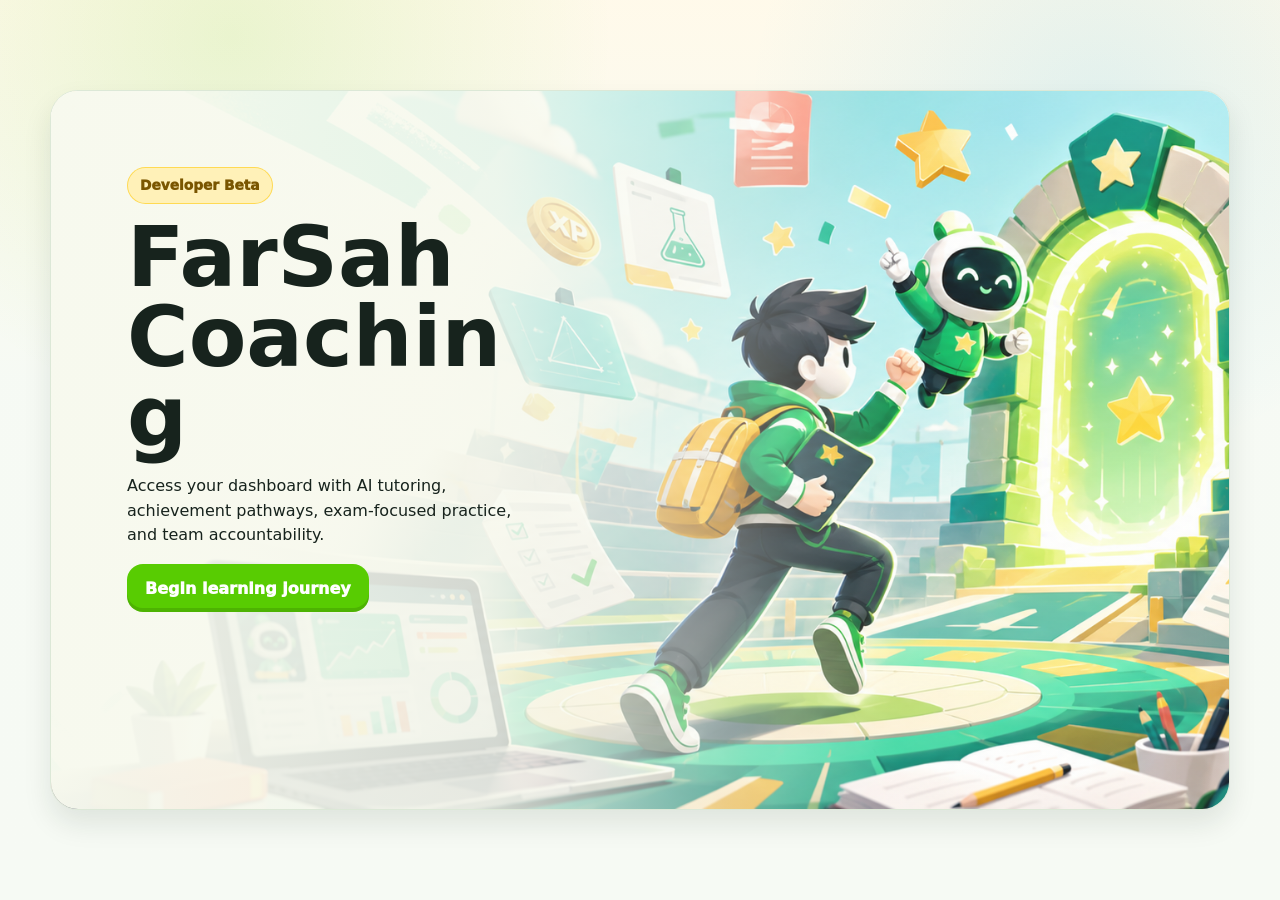
<file: index.html>
<!doctype html>
<html lang="en">
  <head>
    <meta charset="UTF-8" />
    <meta name="viewport" content="width=device-width, initial-scale=1.0" />
    <meta http-equiv="X-UA-Compatible" content="ie=edge" />
    <meta http-equiv="Content-Security-Policy" content="default-src 'self'; style-src 'self' 'unsafe-inline'; script-src 'self'; img-src 'self' data: https:; font-src 'self'; connect-src 'self'; frame-ancestors 'none'; base-uri 'self'; form-action 'self'" />
    <title>FarSah Coaching | Beta Platform</title>
    <meta name="description" content="FarSah Coaching is an academic learning platform offering AI tutoring, exam preparation, flashcards, and structured study support." />
    <meta name="theme-color" content="#58cc02" />
    <meta name="apple-mobile-web-app-capable" content="yes" />
    <meta name="apple-mobile-web-app-status-bar-style" content="white" />
    <meta name="apple-mobile-web-app-title" content="FarSah" />
    <link rel="canonical" href="https://far-sah-coaching.vercel.app/" />
    <link rel="manifest" href="manifest.json" />
    <link rel="icon" type="image/png" href="assets/farsah-study-hero.png" />
    <link rel="apple-touch-icon" href="assets/farsah-study-hero.png" />
    <link rel="stylesheet" href="styles.css" />
  </head>
  <body class="gate-body">
    <main class="gate-layout">
      <section class="gate-hero" aria-labelledby="home-title">
        <img src="assets/farsah-study-hero.png" alt="Visual study environment with academic flashcards and a module access gateway." />
        <div class="gate-copy">
          <p class="pill">Developer Beta</p>
          <h1 id="home-title">FarSah Coaching</h1>
          <p>Access your dashboard with AI tutoring, achievement pathways, exam-focused practice, and team accountability.</p>
          <a class="button primary" href="access.html">Begin learning journey</a>
        </div>
      </section>
    </main>
  </body>
</html>
</file>
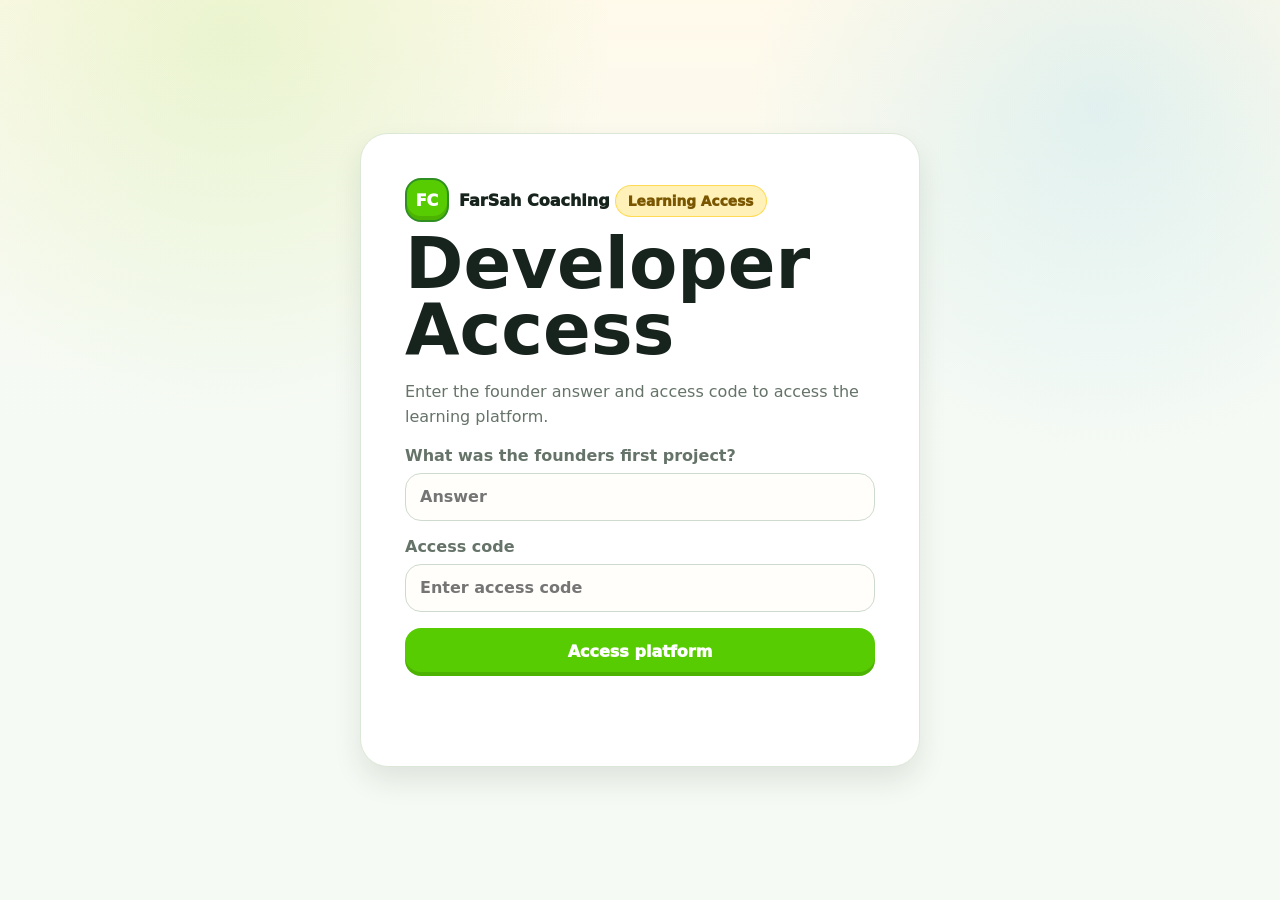
<file: access.html>
<!doctype html>
<html lang="en">
  <head>
    <meta charset="UTF-8" />
    <meta name="viewport" content="width=device-width, initial-scale=1.0" />
    <meta http-equiv="X-UA-Compatible" content="ie=edge" />
    <meta http-equiv="Content-Security-Policy" content="default-src 'self'; style-src 'self' 'unsafe-inline'; script-src 'self'; img-src 'self' data: https:; font-src 'self'; connect-src 'self'; frame-ancestors 'none'; base-uri 'self'; form-action 'self'" />
    <title>Developer Access | FarSah Coaching</title>
    <meta name="theme-color" content="#58cc02" />
    <meta name="apple-mobile-web-app-capable" content="yes" />
    <meta name="apple-mobile-web-app-status-bar-style" content="white" />
    <meta name="apple-mobile-web-app-title" content="FarSah" />
    <link rel="canonical" href="https://far-sah-coaching.vercel.app/access.html" />
    <link rel="manifest" href="manifest.json" />
    <link rel="icon" type="image/png" href="assets/farsah-study-hero.png" />
    <link rel="apple-touch-icon" href="assets/farsah-study-hero.png" />
    <link rel="stylesheet" href="styles.css" />
  </head>
  <body class="gate-body">
    <main class="access-card">
      <a class="brand" href="index.html"><span class="brand-mark">FC</span><span>FarSah Coaching</span></a>
      <div class="quest-badge">Learning Access</div>
      <h1>Developer Access</h1>
      <p class="muted">Enter the founder answer and access code to access the learning platform.</p>
      <form id="accessCodeForm" class="stacked-form">
        <label>
          What was the founders first project?
          <input name="answer" autocomplete="off" placeholder="Answer" required />
        </label>
        <label>
          Access code
          <input name="accessCode" autocomplete="off" placeholder="Enter access code" required />
        </label>
        <button class="button primary" type="submit">Access platform</button>
      </form>
      <p id="accessStatus" class="status-line" role="status"></p>
    </main>
    <script src="auth.js"></script>
  </body>
</html>
</file>
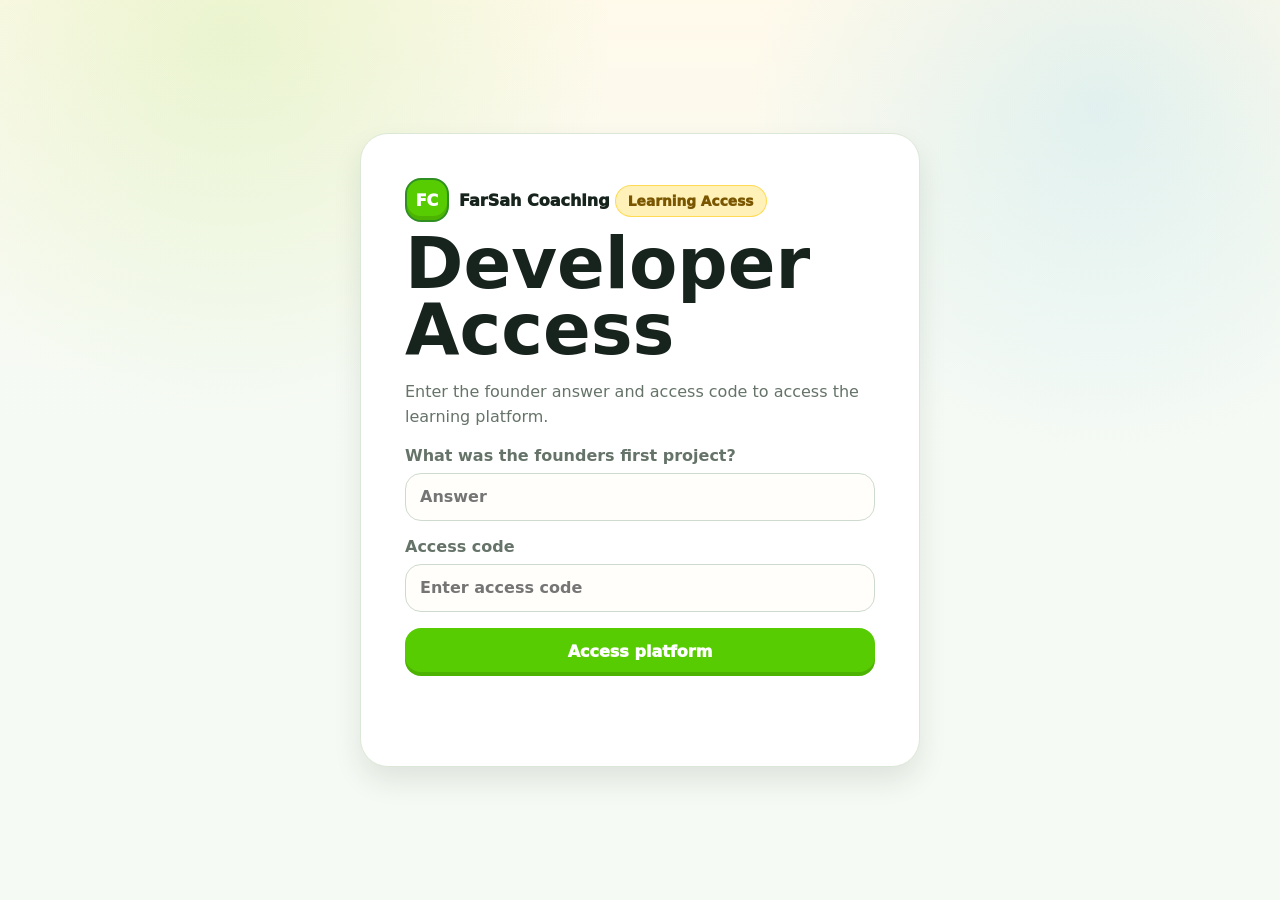
<file: ai-tutor.html>
<!doctype html>
<html lang="en">
  <head>
    <meta charset="UTF-8" />
    <meta name="viewport" content="width=device-width, initial-scale=1.0" />
    <meta http-equiv="X-UA-Compatible" content="ie=edge" />
    <meta http-equiv="Content-Security-Policy" content="default-src 'self'; style-src 'self' 'unsafe-inline'; script-src 'self'; img-src 'self' data: https:; font-src 'self'; connect-src 'self'; frame-ancestors 'none'; base-uri 'self'; form-action 'self'" />
    <title>AI Tutor | FarSah Coaching</title>
    <meta name="theme-color" content="#58cc02" />
    <meta name="apple-mobile-web-app-capable" content="yes" />
    <meta name="apple-mobile-web-app-status-bar-style" content="white" />
    <meta name="apple-mobile-web-app-title" content="FarSah" />
    <link rel="canonical" href="https://far-sah-coaching.vercel.app/ai-tutor.html" />
    <link rel="manifest" href="manifest.json" />
    <link rel="icon" type="image/png" href="assets/farsah-study-hero.png" />
    <link rel="apple-touch-icon" href="assets/farsah-study-hero.png" />
    <link rel="stylesheet" href="styles.css" />
  </head>
  <body>
    <header class="topbar">
      <a class="brand" href="dashboard.html"><span class="brand-mark">FC</span><span>FarSah Coaching</span></a>
      <nav class="nav"><a href="dashboard.html">Dashboard</a><a class="active" href="ai-tutor.html">AI Tutor</a><a href="exams.html">Exams</a><a href="guilds.html">Guilds</a><a href="features.html">Features</a><a href="chat.html">Chat</a><a href="subscription.html">Plans</a><a href="founders.html">Founders</a><a href="settings.html">Settings</a></nav>
      <button class="icon-button" id="signOutButton" type="button" title="Sign out">↪</button>
    </header>
    <main class="page-shell">
      <section class="page-title"><p class="pill">Coach Bot</p><h1>AI Tutor</h1><p>Create a clearer lesson, worked-example plan, and practice ladder from your own topic.</p></section>
      <section class="panel-card">
        <form class="tool-grid">
          <label>Weak topic<input id="topicInput" value="Projectile motion with calculus" /></label>
          <label>Level<select id="levelInput"><option>Year 12 exam-ready</option><option>Year 10 foundations</option><option>Extension challenge</option></select></label>
          <label>Learning style<select id="styleInput"><option>Step-by-step</option><option>Visual analogy</option><option>Exam technique</option><option>Fast recap</option></select></label>
          <label>Time available<select id="timeInput"><option>20 minutes</option><option>35 minutes</option><option>50 minutes</option><option>75 minutes</option></select></label>
          <button class="button primary" id="coachButton" type="button">Generate plan</button>
        </form>
        <div class="response-box" id="coachOutput">Pick a topic to create a coaching plan.</div>
      </section>
    </main>
    <script src="auth.js"></script>
    <script src="app.js"></script>
  </body>
</html>
</file>
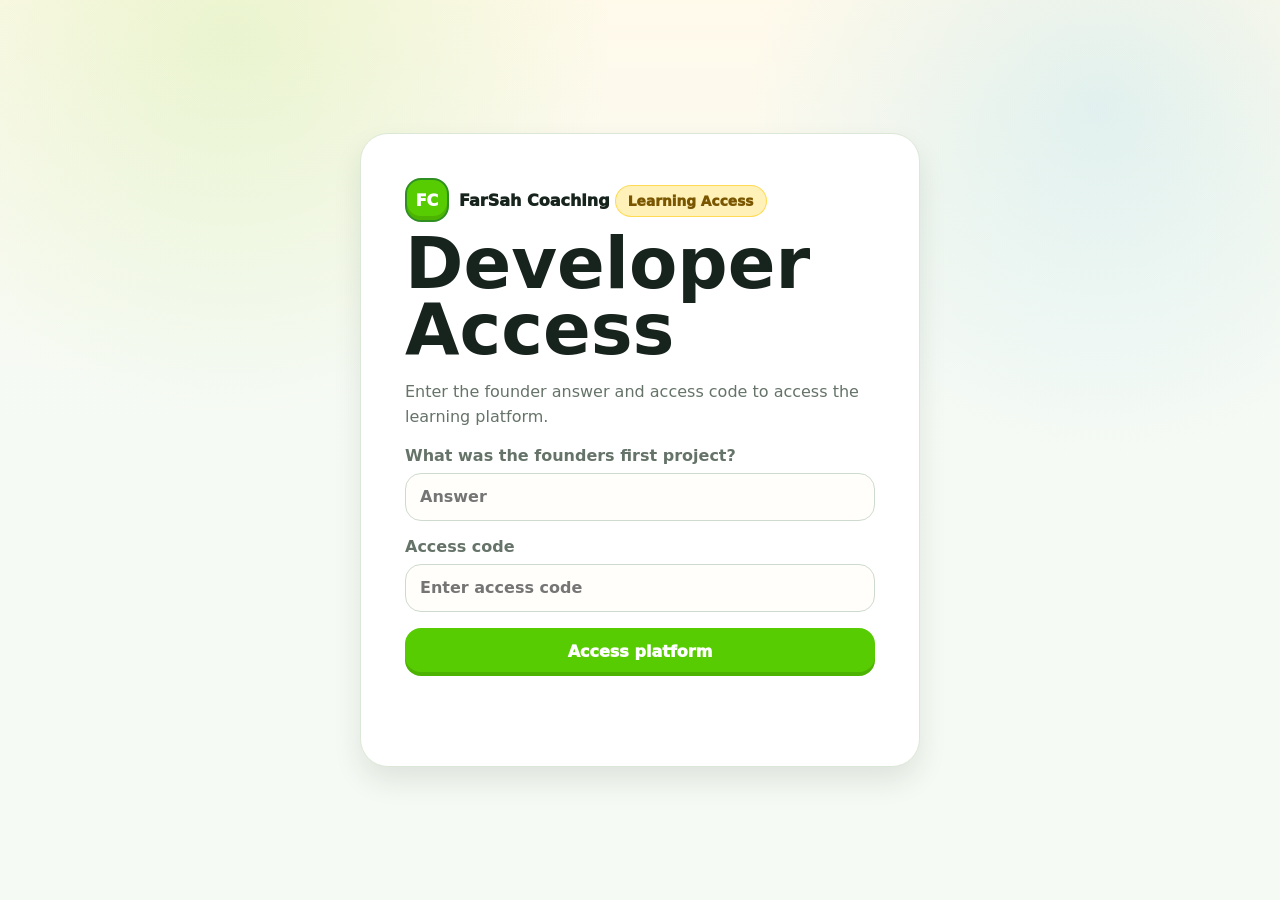
<file: chat.html>
<!doctype html>
<html lang="en">
  <head>
    <meta charset="UTF-8" />
    <meta name="viewport" content="width=device-width, initial-scale=1.0" />
    <meta http-equiv="X-UA-Compatible" content="ie=edge" />
    <meta http-equiv="Content-Security-Policy" content="default-src 'self'; style-src 'self' 'unsafe-inline'; script-src 'self'; img-src 'self' data: https:; font-src 'self'; connect-src 'self'; frame-ancestors 'none'; base-uri 'self'; form-action 'self'" />
    <title>Chat | FarSah Coaching</title>
    <meta name="theme-color" content="#58cc02" />
    <meta name="apple-mobile-web-app-capable" content="yes" />
    <meta name="apple-mobile-web-app-status-bar-style" content="white" />
    <meta name="apple-mobile-web-app-title" content="FarSah" />
    <link rel="canonical" href="https://far-sah-coaching.vercel.app/chat.html" />
    <link rel="manifest" href="manifest.json" />
    <link rel="icon" type="image/png" href="assets/farsah-study-hero.png" />
    <link rel="apple-touch-icon" href="assets/farsah-study-hero.png" />
    <link rel="stylesheet" href="styles.css" />
  </head>
  <body>
    <header class="topbar">
      <a class="brand" href="dashboard.html"><span class="brand-mark">FC</span><span>FarSah Coaching</span></a>
      <nav class="nav"><a href="dashboard.html">Dashboard</a><a href="ai-tutor.html">AI Tutor</a><a href="exams.html">Exams</a><a href="guilds.html">Guilds</a><a href="features.html">Features</a><a class="active" href="chat.html">Chat</a><a href="subscription.html">Plans</a><a href="founders.html">Founders</a><a href="settings.html">Settings</a></nav>
      <button class="icon-button" id="signOutButton" type="button" title="Sign out">↪</button>
    </header>
    <main class="page-shell">
      <section class="page-title"><p class="pill">Study Room</p><h1>Study Chat</h1><p>Test the chat experience locally while the platform is still running without an online chat service.</p></section>
      <section class="chat-layout">
        <article class="panel-card">
          <h2>Send Message</h2>
          <form class="stacked-form" id="chatForm">
            <label>Your name<input name="name" id="chatName" placeholder="Sahaan" /></label>
            <label>Message<textarea name="message" id="chatMessage" placeholder="Share an update, question, or study win."></textarea></label>
            <button class="button primary" type="submit">Post message</button>
            <button class="button secondary" id="clearChat" type="button">Clear local chat</button>
          </form>
        </article>
        <article class="panel-card">
          <h2>Room Feed</h2>
          <div class="chat-feed" id="chatFeed"></div>
        </article>
      </section>
    </main>
    <script src="auth.js"></script>
    <script src="app.js"></script>
  </body>
</html>
</file>
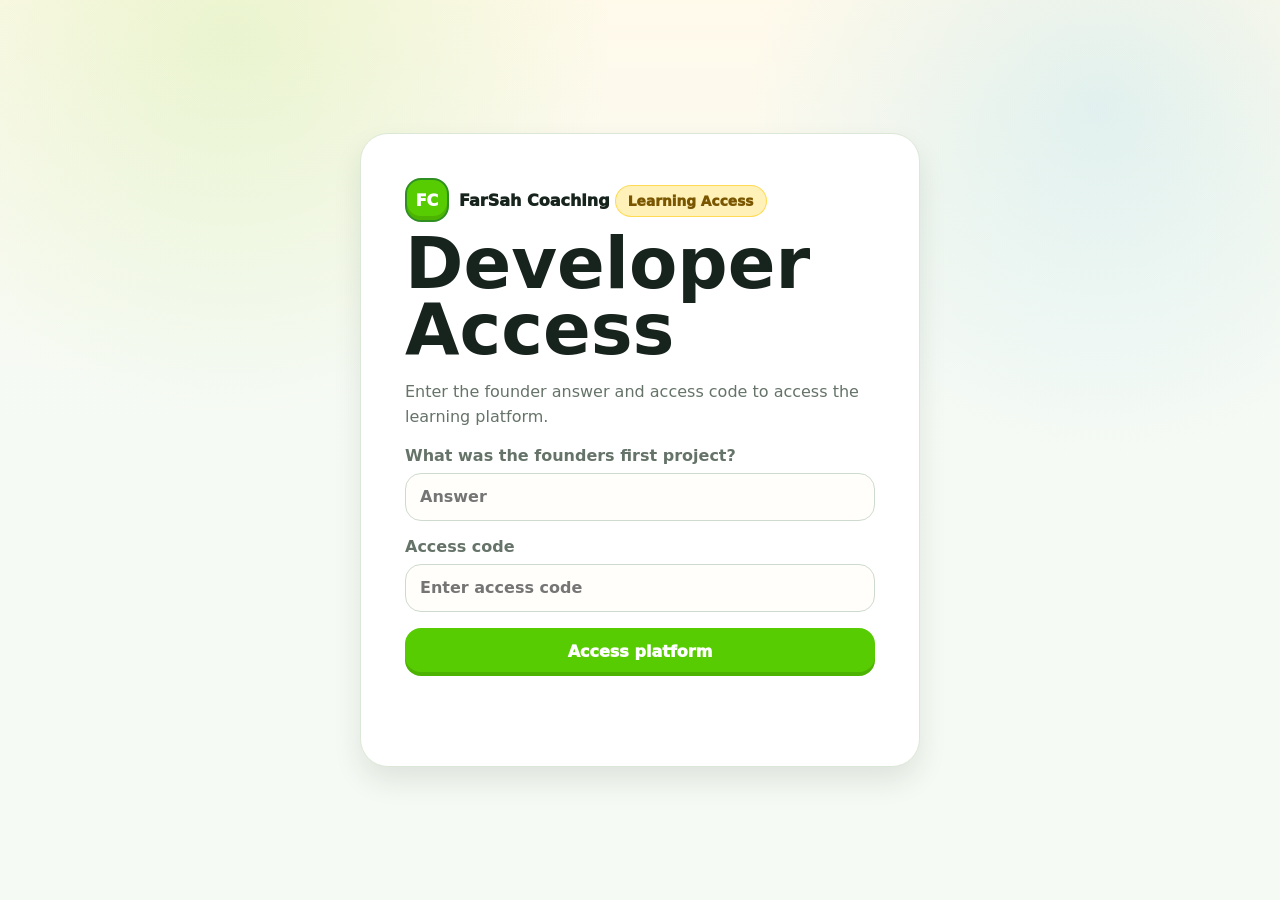
<file: dashboard.html>
<!doctype html>
<html lang="en">
  <head>
    <meta charset="UTF-8" />
    <meta name="viewport" content="width=device-width, initial-scale=1.0" />
    <meta http-equiv="X-UA-Compatible" content="ie=edge" />
    <meta http-equiv="Content-Security-Policy" content="default-src 'self'; style-src 'self' 'unsafe-inline'; script-src 'self'; img-src 'self' data: https:; font-src 'self'; connect-src 'self'; frame-ancestors 'none'; base-uri 'self'; form-action 'self'" />
    <title>Dashboard | FarSah Coaching</title>
    <meta name="theme-color" content="#58cc02" />
    <meta name="apple-mobile-web-app-capable" content="yes" />
    <meta name="apple-mobile-web-app-status-bar-style" content="white" />
    <meta name="apple-mobile-web-app-title" content="FarSah" />
    <link rel="canonical" href="https://far-sah-coaching.vercel.app/dashboard.html" />
    <link rel="manifest" href="manifest.json" />
    <link rel="icon" type="image/png" href="assets/farsah-study-hero.png" />
    <link rel="apple-touch-icon" href="assets/farsah-study-hero.png" />
    <link rel="stylesheet" href="styles.css" />
  </head>
  <body>
    <header class="topbar">
      <a class="brand" href="dashboard.html"><span class="brand-mark">FC</span><span>FarSah Coaching</span></a>
      <nav class="nav" aria-label="Primary navigation">
        <a class="active" href="dashboard.html">Dashboard</a>
        <a href="ai-tutor.html">AI Tutor</a>
        <a href="exams.html">Exams</a>
        <a href="guilds.html">Guilds</a>
        <a href="features.html">Features</a>
        <a href="chat.html">Chat</a>
        <a href="subscription.html">Plans</a>
        <a href="founders.html">Founders</a>
        <a href="settings.html">Settings</a>
      </nav>
      <button class="icon-button" id="signOutButton" type="button" title="Sign out">↪</button>
    </header>
    <main class="page-shell">
      <section class="page-hero compact">
        <div>
          <p class="pill">Main Hub</p>
          <h1>Welcome, <span data-profile="name">Student</span></h1>
          <p>Access coaching, practice, study groups, discussion, and personal academic tools from one clean workspace.</p>
        </div>
        <img src="assets/farsah-study-hero.png" alt="Visual study environment." />
      </section>
      <section class="hub-grid" aria-label="Main options">
        <a class="game-card hub-card" href="ai-tutor.html"><span>Personal coaching</span><strong>AI Tutor</strong><p>Build a better study explanation, drills, and checkpoints.</p><small>Open tutor</small></a>
        <a class="game-card hub-card aqua" href="exams.html"><span>Practice mode</span><strong>Exams</strong><p>Create a local past paper session from your subject and target.</p><small>Build paper</small></a>
        <a class="game-card hub-card coral" href="guilds.html"><span>Study groups</span><strong>Guilds</strong><p>Set a shared goal and roster for collaborative learning groups.</p><small>Manage group</small></a>
        <a class="game-card hub-card gold" href="features.html"><span>Study tools</span><strong>Features</strong><p>Use timer, flashcards, countdown, notes, and progress tracking.</p><small>Use tools</small></a>
        <a class="game-card hub-card purple" href="chat.html"><span>Study room</span><strong>Chat</strong><p>Post local test messages while the real chat backend is not connected.</p><small>Open chat</small></a>
        <a class="game-card hub-card" href="settings.html"><span>Personal setup</span><strong>Settings</strong><p>Add your own profile, goals, targets, and preferences.</p><small>Edit profile</small></a>
      </section>
      <section class="stats-grid">
        <article class="game-card"><span>Year Level</span><strong data-profile="yearLevel">Set</strong><p>Choose your grade in Settings.</p></article>
        <article class="game-card coral"><span>Main Subject</span><strong data-profile="subject">Set</strong><p>Your current study focus.</p></article>
        <article class="game-card gold"><span>Exam Goal</span><strong data-profile="examGoal">Set</strong><p>Your next practice target.</p></article>
        <article class="game-card aqua"><span>Study Mode</span><strong data-profile="studyMode">Set</strong><p>Solo, guild, sprint, or exam mode.</p></article>
      </section>
      <section class="stats-grid">
        <article class="metric-card"><span>Total minutes</span><strong id="dashboardMinutes">0</strong><p>Logged in this browser.</p></article>
        <article class="metric-card"><span>Saved cards</span><strong id="dashboardCards">0</strong><p>Ready for review.</p></article>
        <article class="metric-card"><span>Open quests</span><strong id="dashboardTasks">0</strong><p>Waiting in Study Lab.</p></article>
        <article class="metric-card"><span>Exam attempts</span><strong id="dashboardAttempts">0</strong><p>Local paper outlines saved.</p></article>
      </section>
      <section class="two-column">
        <article class="panel-card"><h2>Your Study Board</h2><ul id="questList"><li>Add your goals in Settings to build a personal study board.</li></ul></article>
        <article class="panel-card"><h2>Active Tools</h2><ul><li>Focus timer and progress bar</li><li>Flashcard forge with review mode</li><li>Exam countdown and paper builder</li><li>Notes vault with search and summary</li><li>Quest checklist and grade goal calculator</li></ul></article>
      </section>
    </main>
    <script src="auth.js"></script>
    <script src="app.js"></script>
  </body>
</html>
</file>
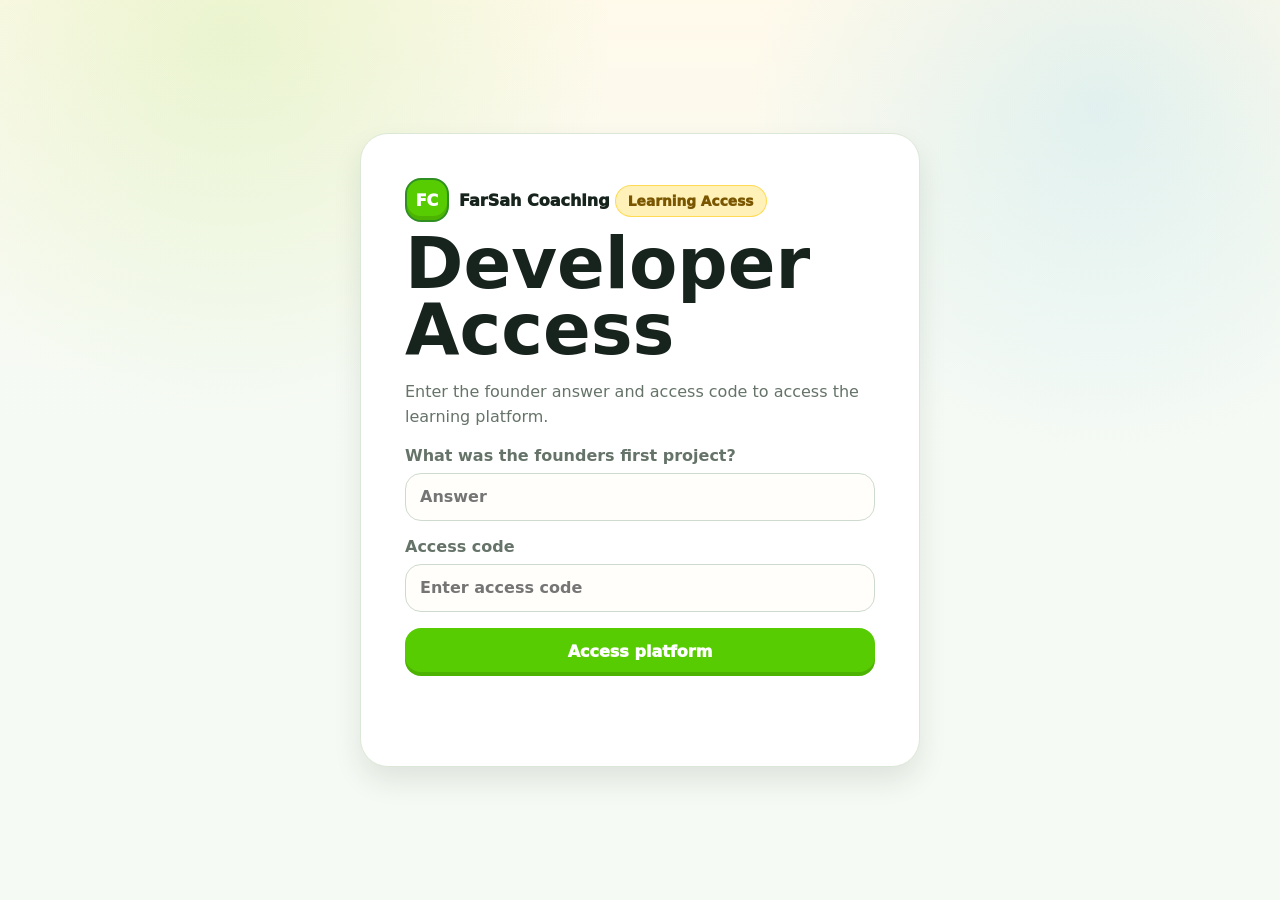
<file: exams.html>
<!doctype html>
<html lang="en">
  <head>
    <meta charset="UTF-8" />
    <meta name="viewport" content="width=device-width, initial-scale=1.0" />
    <meta http-equiv="X-UA-Compatible" content="ie=edge" />
    <meta http-equiv="Content-Security-Policy" content="default-src 'self'; style-src 'self' 'unsafe-inline'; script-src 'self'; img-src 'self' data: https:; font-src 'self'; connect-src 'self'; frame-ancestors 'none'; base-uri 'self'; form-action 'self'" />
    <title>Exam Practice | FarSah Coaching</title>
    <meta name="theme-color" content="#58cc02" />
    <meta name="apple-mobile-web-app-capable" content="yes" />
    <meta name="apple-mobile-web-app-status-bar-style" content="white" />
    <meta name="apple-mobile-web-app-title" content="FarSah" />
    <link rel="canonical" href="https://far-sah-coaching.vercel.app/exams.html" />
    <link rel="manifest" href="manifest.json" />
    <link rel="icon" type="image/png" href="assets/farsah-study-hero.png" />
    <link rel="apple-touch-icon" href="assets/farsah-study-hero.png" />
    <link rel="stylesheet" href="styles.css" />
  </head>
  <body>
    <header class="topbar">
      <a class="brand" href="dashboard.html"><span class="brand-mark">FC</span><span>FarSah Coaching</span></a>
      <nav class="nav"><a href="dashboard.html">Dashboard</a><a href="ai-tutor.html">AI Tutor</a><a class="active" href="exams.html">Exams</a><a href="guilds.html">Guilds</a><a href="features.html">Features</a><a href="chat.html">Chat</a><a href="subscription.html">Plans</a><a href="founders.html">Founders</a><a href="settings.html">Settings</a></nav>
      <button class="icon-button" id="signOutButton" type="button" title="Sign out">↪</button>
    </header>
    <main class="page-shell">
      <section class="page-hero compact">
        <div>
          <p class="pill">Past Paper Builder</p>
          <h1>Exam Practice</h1>
          <p>Design local practice sessions from your subject, difficulty, question count, and time limit.</p>
        </div>
        <div class="exam-visual" aria-hidden="true">
          <div class="paper-preview">
            <div class="paper-line short"></div>
            <div class="paper-line"></div>
            <div class="paper-line"></div>
            <div class="paper-line short"></div>
          </div>
          <strong>Timed paper preview</strong>
          <p class="muted">No broken image needed. The session builds from your choices below.</p>
        </div>
      </section>
      <section class="panel-card">
        <div class="tool-grid">
          <label>Exam system<select id="examSystem"><option>NSW HSC</option><option>SAT</option><option>ACT</option><option>AP Exams</option><option>GCSE</option><option>A-Level</option><option>IB Diploma</option></select></label>
          <label>Subject<select id="examSubject"><option>Mathematics Advanced</option><option>English Advanced</option><option>Chemistry</option><option>Physics</option><option>Economics</option></select></label>
          <label>Questions<input id="examQuestions" type="number" min="5" max="80" value="24" /></label>
          <label>Difficulty<select id="examDifficulty"><option>Mixed</option><option>Foundation</option><option>Standard</option><option>Challenge</option></select></label>
          <button class="button primary" id="generatePaper" type="button">Generate past paper</button>
        </div>
        <div class="exam-result" id="examOutput">Choose your setup and generate a practice paper outline.</div>
        <div class="button-row"><button class="button secondary" id="saveExamAttempt" type="button">Save attempt</button><button class="button secondary" id="clearExamAttempts" type="button">Clear attempts</button></div>
      </section>
      <section class="panel-card"><h2>Saved Attempts</h2><div id="examAttemptList" class="mini-list">No attempts saved.</div></section>
      <section class="stats-grid"><article class="game-card"><span>Mode</span><strong>Timed</strong><p>Build pressure without external tools.</p></article><article class="game-card coral"><span>Review</span><strong>Self</strong><p>Use rubrics and reflection prompts.</p></article><article class="game-card gold"><span>Archive</span><strong>Local</strong><p>Track attempts in your browser.</p></article></section>
    </main>
    <script src="auth.js"></script>
    <script src="app.js"></script>
  </body>
</html>
</file>
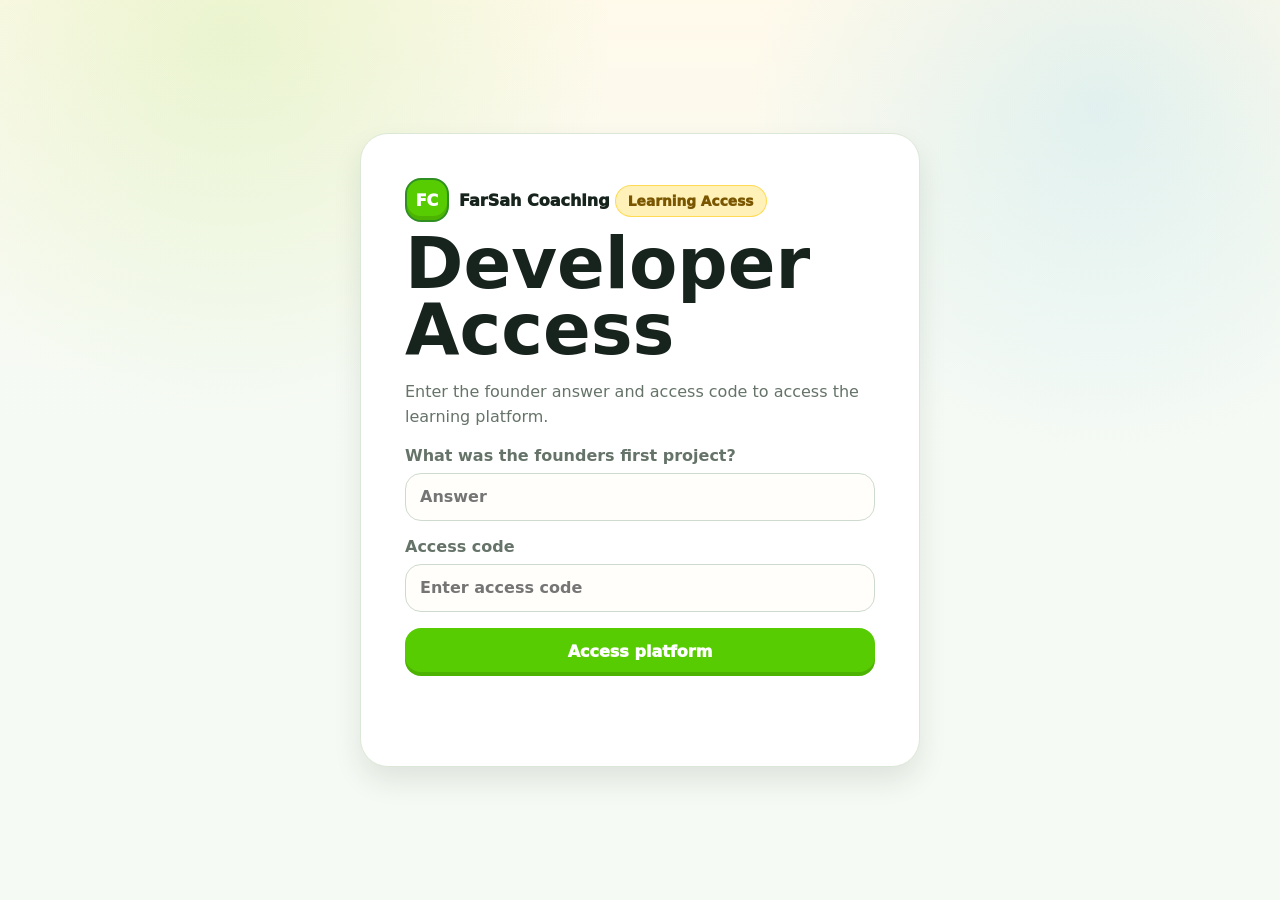
<file: features.html>
<!doctype html>
<html lang="en">
  <head>
    <meta charset="UTF-8" />
    <meta name="viewport" content="width=device-width, initial-scale=1.0" />
    <meta http-equiv="X-UA-Compatible" content="ie=edge" />
    <meta http-equiv="Content-Security-Policy" content="default-src 'self'; style-src 'self' 'unsafe-inline'; script-src 'self'; img-src 'self' data: https:; font-src 'self'; connect-src 'self'; frame-ancestors 'none'; base-uri 'self'; form-action 'self'" />
    <title>Big Features | FarSah Coaching</title>
    <meta name="theme-color" content="#58cc02" />
    <meta name="apple-mobile-web-app-capable" content="yes" />
    <meta name="apple-mobile-web-app-status-bar-style" content="white" />
    <meta name="apple-mobile-web-app-title" content="FarSah" />
    <link rel="canonical" href="https://far-sah-coaching.vercel.app/features.html" />
    <link rel="manifest" href="manifest.json" />
    <link rel="icon" type="image/png" href="assets/farsah-study-hero.png" />
    <link rel="apple-touch-icon" href="assets/farsah-study-hero.png" />
    <link rel="stylesheet" href="styles.css" />
  </head>
  <body>
    <header class="topbar">
      <a class="brand" href="dashboard.html"><span class="brand-mark">FC</span><span>FarSah Coaching</span></a>
      <nav class="nav"><a href="dashboard.html">Dashboard</a><a href="ai-tutor.html">AI Tutor</a><a href="exams.html">Exams</a><a href="guilds.html">Guilds</a><a class="active" href="features.html">Features</a><a href="chat.html">Chat</a><a href="subscription.html">Plans</a><a href="founders.html">Founders</a><a href="settings.html">Settings</a></nav>
      <button class="icon-button" id="signOutButton" type="button" title="Sign out">↪</button>
    </header>
    <main class="page-shell">
      <section class="page-title"><p class="pill">Study Lab</p><h1>Big Features</h1><p>Fast local tools for planning, practicing, reviewing, and tracking your study sessions.</p></section>
      <section class="feature-grid">
        <article class="panel-card feature-card">
          <h2>Focus Timer</h2>
          <p>Run sprints with your own length, pause cleanly, and log finished minutes.</p>
          <label>Minutes<input id="timerMinutes" type="number" min="1" max="180" value="25" /></label>
          <div class="timer-display" id="timerDisplay">25:00</div>
          <div class="button-row"><button class="button primary" id="timerButton" type="button">Start timer</button><button class="button secondary" id="timerReset" type="button">Reset</button></div>
          <p id="timerStatus" class="status-line"></p>
        </article>
        <article class="panel-card feature-card">
          <h2>Flashcard Forge</h2>
          <p>Create cards, then review them one at a time without leaving the page.</p>
          <label>Question<input id="flashQuestion" placeholder="Question" /></label>
          <label>Answer<input id="flashAnswer" placeholder="Answer" /></label>
          <button class="button primary" id="saveFlashcard" type="button">Save card</button>
          <div class="review-box" id="flashReview">Save a card to start review mode.</div>
          <div class="button-row"><button class="button secondary" id="showFlashAnswer" type="button">Show answer</button><button class="button secondary" id="nextFlashcard" type="button">Next</button></div>
        </article>
        <article class="panel-card feature-card">
          <h2>Quest Checklist</h2>
          <p>Break today into small wins and tick them off as you go.</p>
          <label>New quest<input id="taskInput" placeholder="Finish 12 calculus questions" /></label>
          <button class="button primary" id="addTask" type="button">Add quest</button>
          <div class="mini-list" id="taskList"></div>
          <button class="button secondary" id="clearDoneTasks" type="button">Clear done</button>
        </article>
        <article class="panel-card feature-card">
          <h2>Exam Countdown</h2>
          <p>Set a date and keep the next big milestone visible.</p>
          <label>Exam date<input id="examDate" type="date" /></label>
          <button class="button primary" id="saveExamDate" type="button">Save date</button>
          <p id="countdownOutput" class="status-line"></p>
        </article>
        <article class="panel-card feature-card">
          <h2>Notes Vault</h2>
          <p>Store notes, search them, and generate a quick local summary.</p>
          <label>Search notes<input id="noteSearch" placeholder="Keyword" /></label>
          <textarea id="notesVault" placeholder="Write study notes here"></textarea>
          <div class="button-row"><button class="button primary" id="saveNotes" type="button">Save notes</button><button class="button secondary" id="summarizeNotes" type="button">Summarize</button></div>
          <div class="response-box" id="noteSummary">Your summary will appear here.</div>
        </article>
        <article class="panel-card feature-card">
          <h2>Progress Tracker</h2>
          <p>Log sessions, set a daily target, and watch the progress bar fill.</p>
          <label>Minutes studied<input id="studyMinutes" type="number" min="1" placeholder="45" /></label>
          <label>Daily target<input id="dailyGoalMinutes" type="number" min="1" placeholder="90" /></label>
          <button class="button primary" id="addStudySession" type="button">Add session</button>
          <div class="progress-track"><span id="progressBar"></span></div>
          <p id="progressOutput" class="status-line"></p>
        </article>
        <article class="panel-card feature-card">
          <h2>Grade Goal</h2>
          <p>Estimate the final-exam mark needed to hit your target.</p>
          <label>Current mark<input id="currentMark" type="number" min="0" max="100" placeholder="78" /></label>
          <label>Target mark<input id="targetMark" type="number" min="0" max="100" placeholder="90" /></label>
          <label>Final weight %<input id="finalWeight" type="number" min="1" max="100" placeholder="40" /></label>
          <button class="button primary" id="calculateGrade" type="button">Calculate</button>
          <p id="gradeOutput" class="status-line"></p>
        </article>
        <article class="panel-card feature-card">
          <h2>Study Mix</h2>
          <p>Turn a topic and time limit into a balanced study recipe.</p>
          <label>Topic<input id="mixTopic" placeholder="Organic chemistry" /></label>
          <label>Session length<select id="mixLength"><option>30 minutes</option><option>45 minutes</option><option>60 minutes</option><option>90 minutes</option></select></label>
          <button class="button primary" id="generateMix" type="button">Generate mix</button>
          <div class="response-box" id="mixOutput">Generate a study mix when you are ready.</div>
        </article>
      </section>
      <section class="two-column">
        <article class="panel-card"><h2>Saved Flashcards</h2><div id="flashcardList" class="mini-list">No cards yet.</div></article>
        <article class="panel-card"><h2>Study Snapshot</h2><div class="mini-list" id="studySnapshot"></div></article>
      </section>
    </main>
    <script src="auth.js"></script>
    <script src="app.js"></script>
  </body>
</html>
</file>
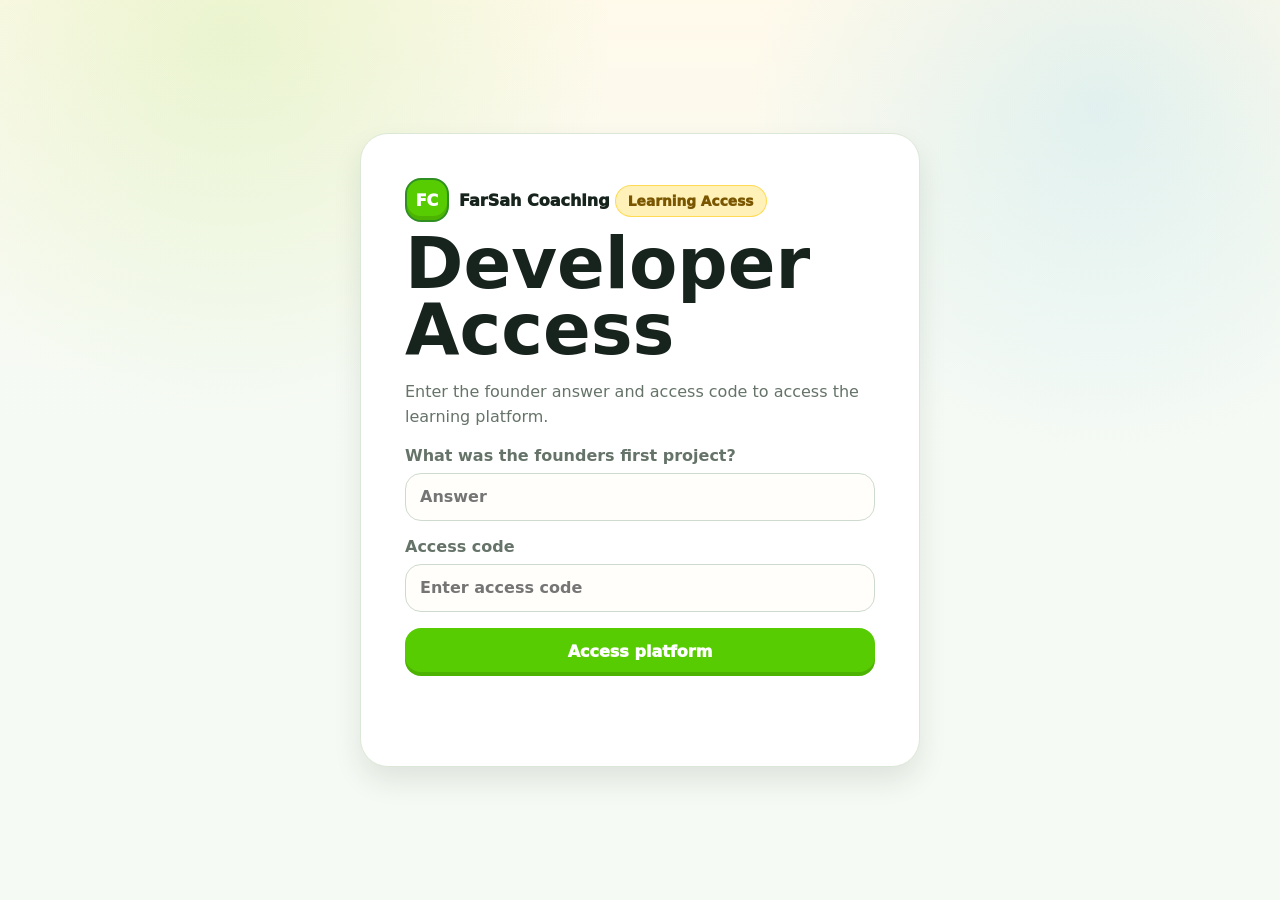
<file: founders.html>
<!doctype html>
<html lang="en">
  <head>
    <meta charset="UTF-8" />
    <meta name="viewport" content="width=device-width, initial-scale=1.0" />
    <meta http-equiv="X-UA-Compatible" content="ie=edge" />
    <meta http-equiv="Content-Security-Policy" content="default-src 'self'; style-src 'self' 'unsafe-inline'; script-src 'self'; img-src 'self' data: https:; font-src 'self'; connect-src 'self'; frame-ancestors 'none'; base-uri 'self'; form-action 'self'" />
    <title>Founders | FarSah Coaching</title>
    <meta name="theme-color" content="#58cc02" />
    <meta name="apple-mobile-web-app-capable" content="yes" />
    <meta name="apple-mobile-web-app-status-bar-style" content="white" />
    <meta name="apple-mobile-web-app-title" content="FarSah" />
    <link rel="canonical" href="https://far-sah-coaching.vercel.app/founders.html" />
    <link rel="manifest" href="manifest.json" />
    <link rel="icon" type="image/png" href="assets/farsah-study-hero.png" />
    <link rel="apple-touch-icon" href="assets/farsah-study-hero.png" />
    <link rel="stylesheet" href="styles.css" />
  </head>
  <body>
    <header class="topbar">
      <a class="brand" href="dashboard.html"><span class="brand-mark">FC</span><span>FarSah Coaching</span></a>
      <nav class="nav"><a href="dashboard.html">Dashboard</a><a href="ai-tutor.html">AI Tutor</a><a href="exams.html">Exams</a><a href="guilds.html">Guilds</a><a href="features.html">Features</a><a href="chat.html">Chat</a><a href="subscription.html">Plans</a><a class="active" href="founders.html">Founders</a><a href="settings.html">Settings</a></nav>
      <button class="icon-button" id="signOutButton" type="button" title="Sign out">↪</button>
    </header>
    <main class="page-shell">
      <section class="page-title"><p class="pill">Origin Team</p><h1>Founders</h1><p>Founder profiles are intentionally clean during beta. Add full bios, photos, and roles when you are ready.</p></section>
      <section class="two-column">
        <article class="panel-card founder-card"><div class="avatar-token">FZ</div><h2>Farris Zaman</h2><p>Add founder role, background, mission, and contact links before public launch.</p></article>
        <article class="panel-card founder-card"><div class="avatar-token">SK</div><h2>Sahaan Kesavan</h2><p>Add founder role, background, mission, and contact links before public launch.</p></article>
      </section>
      <section class="panel-card"><h2>Founder Story Draft</h2><p>FarSah Coaching is being built as a competitive, playful study platform for students who want exam preparation to feel structured, motivating, and personal.</p></section>
    </main>
    <script src="auth.js"></script>
  </body>
</html>
</file>
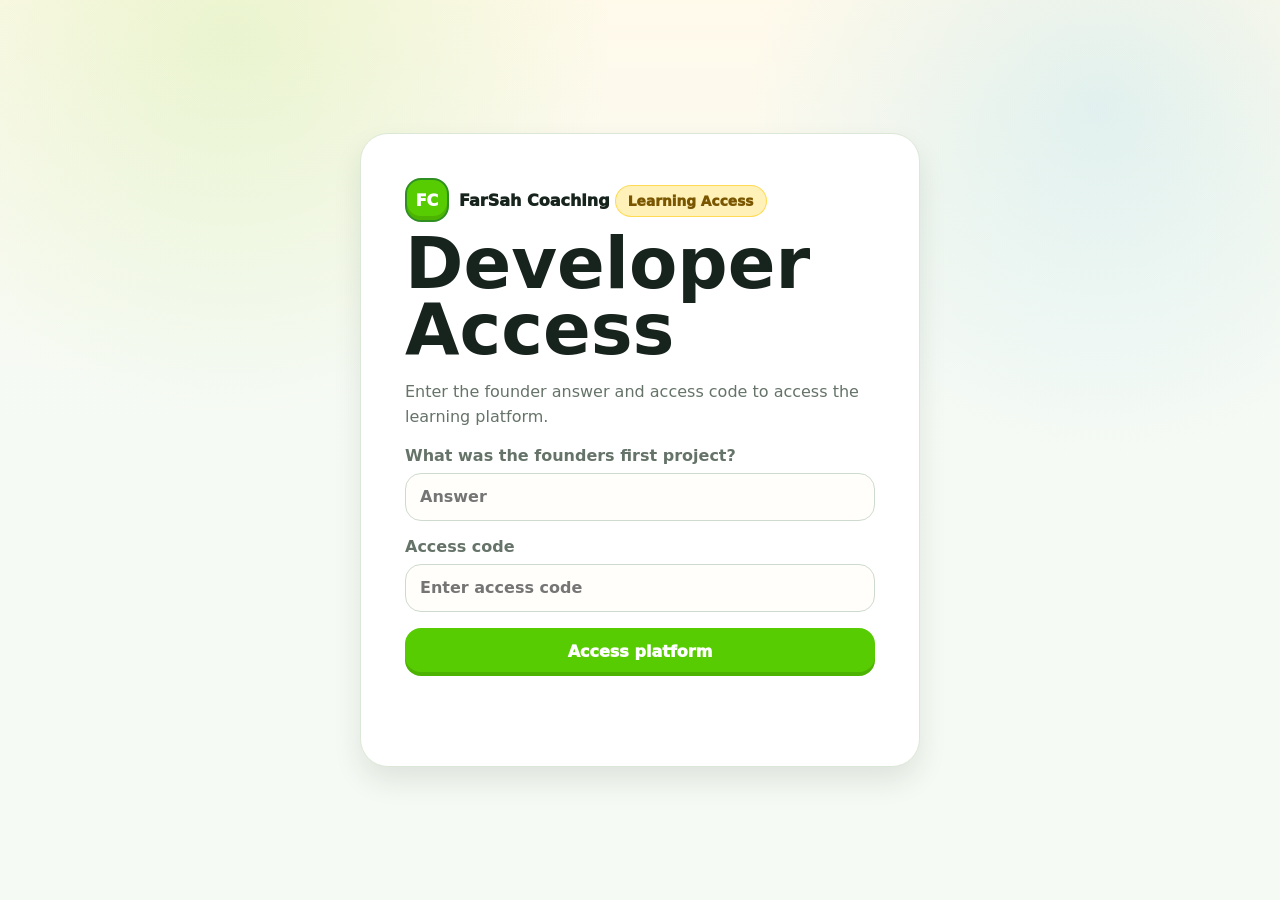
<file: guilds.html>
<!doctype html>
<html lang="en">
  <head>
    <meta charset="UTF-8" />
    <meta name="viewport" content="width=device-width, initial-scale=1.0" />
    <meta http-equiv="X-UA-Compatible" content="ie=edge" />
    <meta http-equiv="Content-Security-Policy" content="default-src 'self'; style-src 'self' 'unsafe-inline'; script-src 'self'; img-src 'self' data: https:; font-src 'self'; connect-src 'self'; frame-ancestors 'none'; base-uri 'self'; form-action 'self'" />
    <title>Guilds | FarSah Coaching</title>
    <meta name="theme-color" content="#58cc02" />
    <meta name="apple-mobile-web-app-capable" content="yes" />
    <meta name="apple-mobile-web-app-status-bar-style" content="white" />
    <meta name="apple-mobile-web-app-title" content="FarSah" />
    <link rel="canonical" href="https://far-sah-coaching.vercel.app/guilds.html" />
    <link rel="manifest" href="manifest.json" />
    <link rel="icon" type="image/png" href="assets/farsah-study-hero.png" />
    <link rel="apple-touch-icon" href="assets/farsah-study-hero.png" />
    <link rel="stylesheet" href="styles.css" />
  </head>
  <body>
    <header class="topbar">
      <a class="brand" href="dashboard.html"><span class="brand-mark">FC</span><span>FarSah Coaching</span></a>
      <nav class="nav"><a href="dashboard.html">Dashboard</a><a href="ai-tutor.html">AI Tutor</a><a href="exams.html">Exams</a><a class="active" href="guilds.html">Guilds</a><a href="features.html">Features</a><a href="chat.html">Chat</a><a href="subscription.html">Plans</a><a href="founders.html">Founders</a><a href="settings.html">Settings</a></nav>
      <button class="icon-button" id="signOutButton" type="button" title="Sign out">↪</button>
    </header>
    <main class="page-shell">
      <section class="page-title"><p class="pill">Study Groups</p><h1>Study Guilds</h1><p>Create your own local study group roster, challenge name, and shared target.</p></section>
      <section class="panel-card">
        <h2>Guild Builder</h2>
        <form class="tool-grid" id="guildForm">
          <label>Guild name<input name="guildName" placeholder="Example: HSC Sprint Squad" /></label>
          <label>Challenge target<input name="guildGoal" placeholder="Example: 8 study sessions this week" /></label>
          <label>Members<input name="guildMembers" placeholder="Names separated by commas" /></label>
          <button class="button primary" type="submit">Save guild</button>
        </form>
      </section>
      <section class="leaderboard panel-card"><h2>Your Guild</h2><div><strong>★</strong><span id="guildNameOutput">No guild yet</span><em id="guildGoalOutput">Add one above</em></div><p id="guildMembersOutput" class="muted">Members will appear here.</p></section>
    </main>
    <script src="auth.js"></script>
    <script src="app.js"></script>
  </body>
</html>
</file>
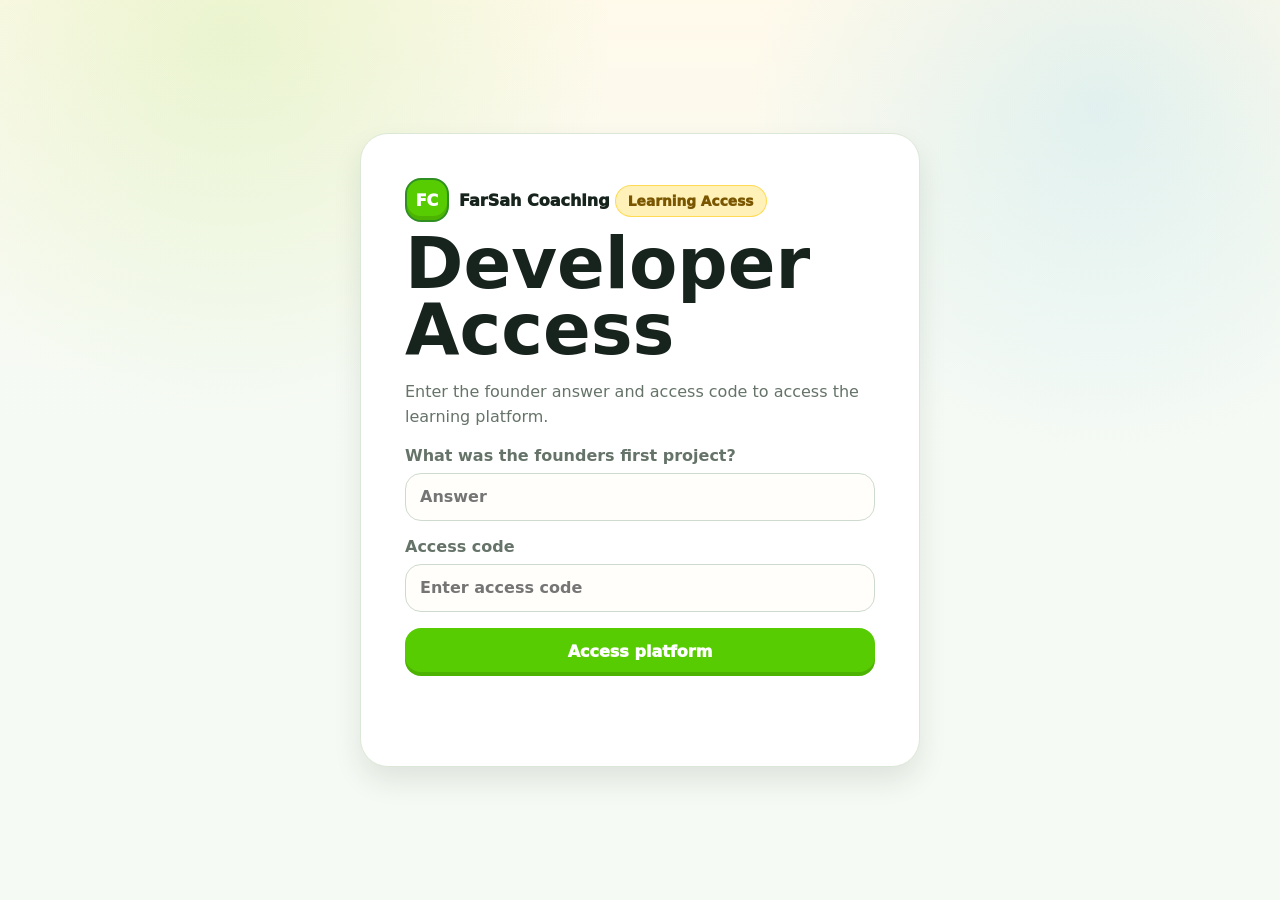
<file: settings.html>
<!doctype html>
<html lang="en">
  <head>
    <meta charset="UTF-8" />
    <meta name="viewport" content="width=device-width, initial-scale=1.0" />
    <meta http-equiv="X-UA-Compatible" content="ie=edge" />
    <meta http-equiv="Content-Security-Policy" content="default-src 'self'; style-src 'self' 'unsafe-inline'; script-src 'self'; img-src 'self' data: https:; font-src 'self'; connect-src 'self'; frame-ancestors 'none'; base-uri 'self'; form-action 'self'" />
    <title>Settings | FarSah Coaching</title>
    <meta name="theme-color" content="#58cc02" />
    <meta name="apple-mobile-web-app-capable" content="yes" />
    <meta name="apple-mobile-web-app-status-bar-style" content="white" />
    <meta name="apple-mobile-web-app-title" content="FarSah" />
    <link rel="canonical" href="https://far-sah-coaching.vercel.app/settings.html" />
    <link rel="manifest" href="manifest.json" />
    <link rel="icon" type="image/png" href="assets/farsah-study-hero.png" />
    <link rel="apple-touch-icon" href="assets/farsah-study-hero.png" />
    <link rel="stylesheet" href="styles.css" />
  </head>
  <body>
    <header class="topbar">
      <a class="brand" href="dashboard.html"><span class="brand-mark">FC</span><span>FarSah Coaching</span></a>
      <nav class="nav"><a href="dashboard.html">Dashboard</a><a href="ai-tutor.html">AI Tutor</a><a href="exams.html">Exams</a><a href="guilds.html">Guilds</a><a href="features.html">Features</a><a href="chat.html">Chat</a><a href="subscription.html">Plans</a><a href="founders.html">Founders</a><a class="active" href="settings.html">Settings</a></nav>
      <button class="icon-button" id="signOutButton" type="button" title="Sign out">↪</button>
    </header>
    <main class="page-shell">
      <section class="page-title"><p class="pill">Control Room</p><h1>Settings</h1><p>Add your own profile, subjects, goals, and preferences. Everything stays in this browser.</p></section>
      <section class="panel-card">
        <h2>Your Study Profile</h2>
        <form class="profile-grid" id="profileForm">
          <label>Name<input name="name" placeholder="Your name" /></label>
          <label>Year level<input name="yearLevel" placeholder="Year 11, Year 12, GCSE, IB..." /></label>
          <label>Main subject<input name="subject" placeholder="Your main focus" /></label>
          <label>Exam goal<input name="examGoal" placeholder="Your next exam or goal" /></label>
          <label>Study mode<select name="studyMode"><option>Solo</option><option>Guild</option><option>Sprint</option><option>Exam</option></select></label>
          <label>Daily study target<input name="dailyTarget" placeholder="Example: 90 minutes" /></label>
          <label class="full-width">Learning goals<textarea name="quests" placeholder="One goal per line"></textarea></label>
          <button class="button primary" type="submit">Save profile</button>
        </form>
        <p id="profileStatus" class="status-line" role="status"></p>
      </section>
      <section class="settings-grid">
        <label><input type="checkbox" checked /> Show academic interface</label>
        <label><input type="checkbox" checked /> Save progress locally</label>
        <label><input type="checkbox" /> Private beta display mode</label>
        <label><input type="checkbox" checked /> Show subscription preview</label>
      </section>
    </main>
    <script src="auth.js"></script>
    <script src="app.js"></script>
  </body>
</html>
</file>
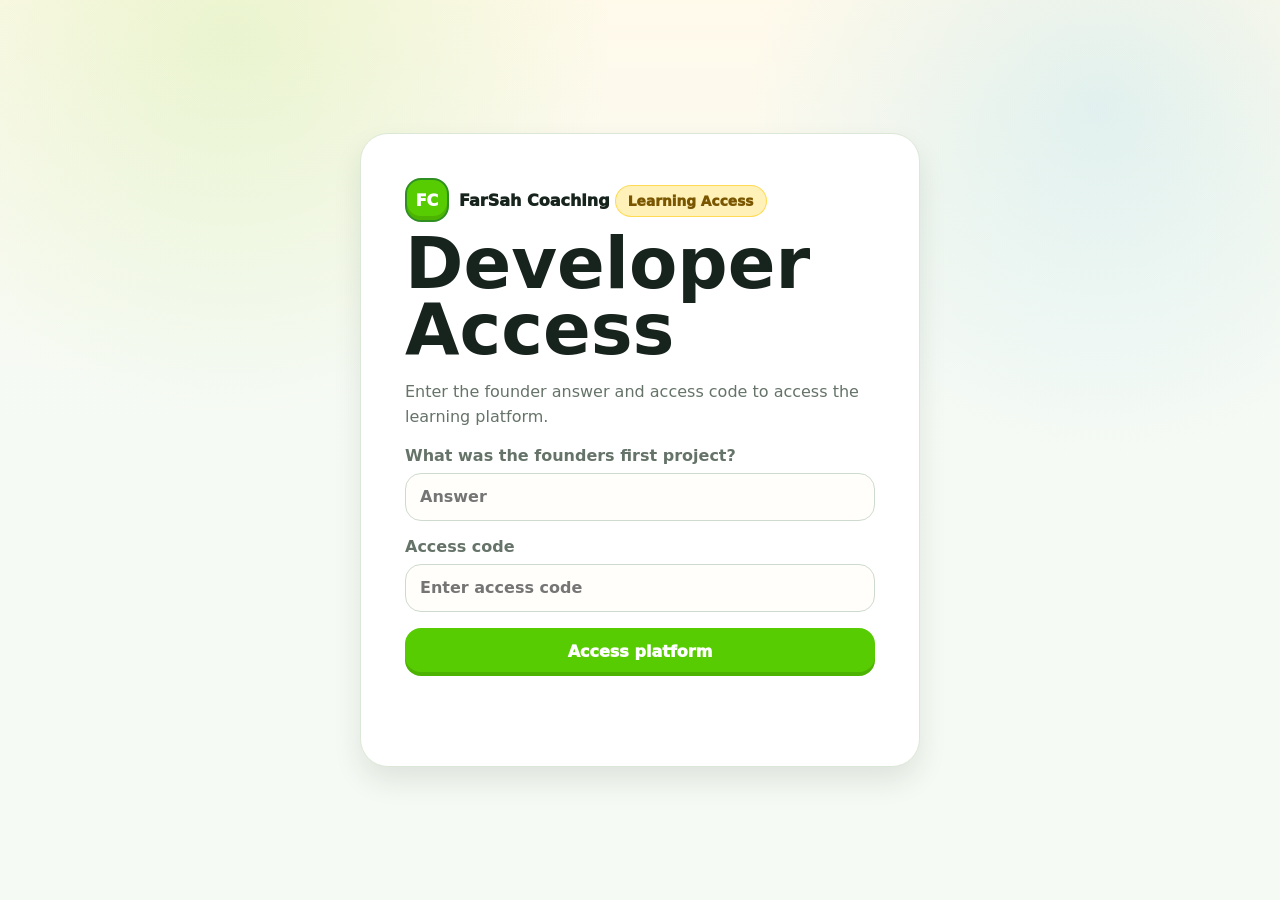
<file: subscription.html>
<!doctype html>
<html lang="en">
  <head>
    <meta charset="UTF-8" />
    <meta name="viewport" content="width=device-width, initial-scale=1.0" />
    <meta http-equiv="X-UA-Compatible" content="ie=edge" />
    <meta http-equiv="Content-Security-Policy" content="default-src 'self'; style-src 'self' 'unsafe-inline'; script-src 'self'; img-src 'self' data: https:; font-src 'self'; connect-src 'self'; frame-ancestors 'none'; base-uri 'self'; form-action 'self'" />
    <title>Subscription | FarSah Coaching</title>
    <meta name="theme-color" content="#58cc02" />
    <meta name="apple-mobile-web-app-capable" content="yes" />
    <meta name="apple-mobile-web-app-status-bar-style" content="white" />
    <meta name="apple-mobile-web-app-title" content="FarSah" />
    <link rel="canonical" href="https://far-sah-coaching.vercel.app/subscription.html" />
    <link rel="manifest" href="manifest.json" />
    <link rel="icon" type="image/png" href="assets/farsah-study-hero.png" />
    <link rel="apple-touch-icon" href="assets/farsah-study-hero.png" />
    <link rel="stylesheet" href="styles.css" />
  </head>
  <body>
    <header class="topbar">
      <a class="brand" href="dashboard.html"><span class="brand-mark">FC</span><span>FarSah Coaching</span></a>
      <nav class="nav"><a href="dashboard.html">Dashboard</a><a href="ai-tutor.html">AI Tutor</a><a href="exams.html">Exams</a><a href="guilds.html">Guilds</a><a href="features.html">Features</a><a href="chat.html">Chat</a><a class="active" href="subscription.html">Plans</a><a href="founders.html">Founders</a><a href="settings.html">Settings</a></nav>
      <button class="icon-button" id="signOutButton" type="button" title="Sign out">↪</button>
    </header>
    <main class="page-shell">
      <section class="page-title"><p class="pill">Beta Plans</p><h1>Subscription</h1><p>Preview the future plan structure. Payments are not connected during beta mode.</p></section>
      <section class="plans-grid">
        <article class="panel-card"><p class="pill">Free</p><h2>$0</h2><ul><li>Local dashboard</li><li>Basic focus tools</li><li>Manual notes and goals</li></ul><button class="button" type="button">Current beta</button></article>
        <article class="panel-card featured"><p class="pill">Premium</p><h2>$20 / month</h2><ul><li>Full AI study tools</li><li>Advanced analytics</li><li>Unlimited local planners</li></ul><button class="button primary" type="button">Preview plan</button></article>
        <article class="panel-card"><p class="pill">Exam Tier</p><h2>$30 / month</h2><ul><li>Exam simulations</li><li>Marking workflows</li><li>Performance predictions</li></ul><button class="button" type="button">Preview plan</button></article>
      </section>
    </main>
    <script src="auth.js"></script>
  </body>
</html>
</file>
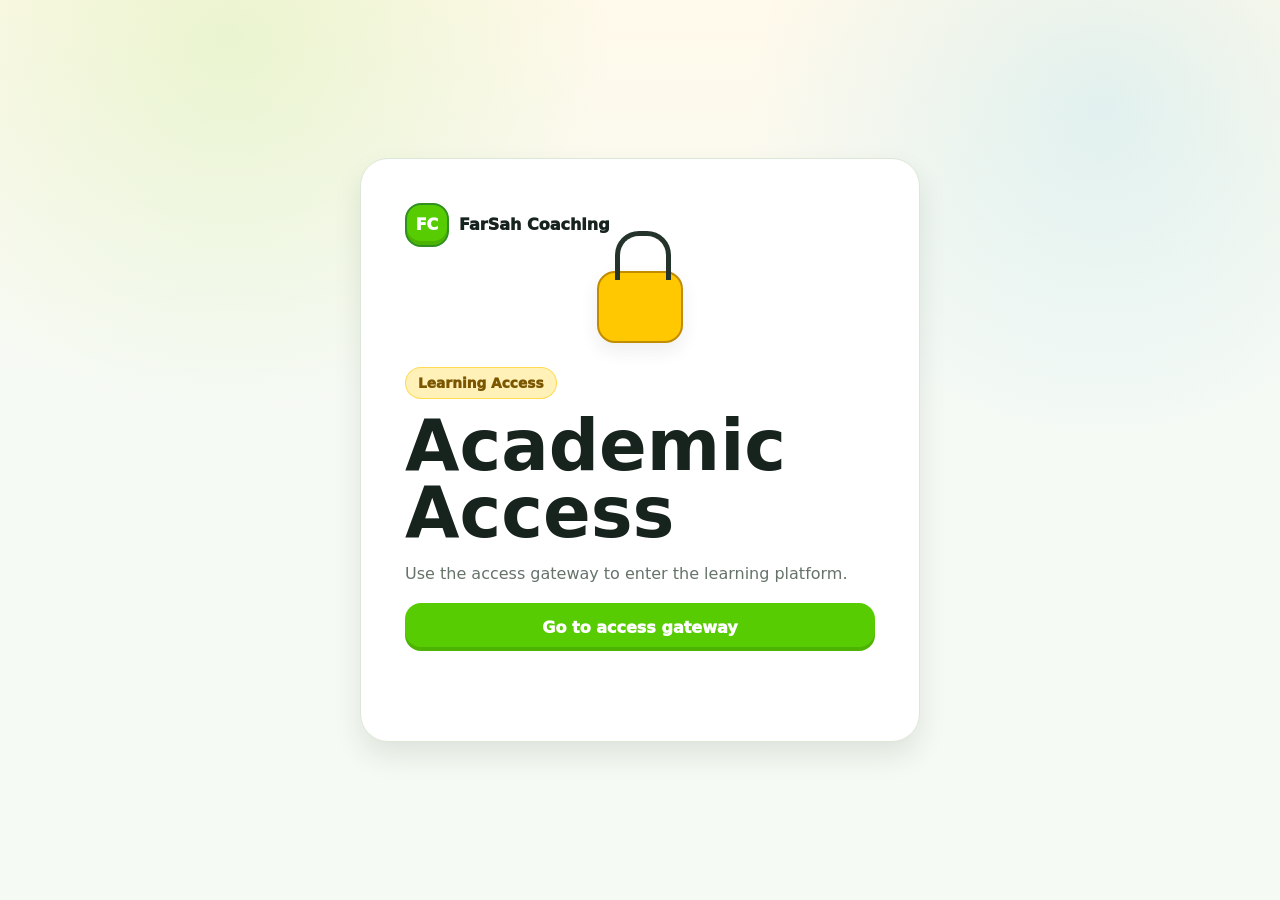
<file: unlock.html>
<!doctype html>
<html lang="en">
  <head>
    <meta charset="UTF-8" />
    <meta name="viewport" content="width=device-width, initial-scale=1.0" />
    <meta http-equiv="X-UA-Compatible" content="ie=edge" />
    <meta http-equiv="Content-Security-Policy" content="default-src 'self'; style-src 'self' 'unsafe-inline'; script-src 'self'; img-src 'self' data: https:; font-src 'self'; connect-src 'self'; frame-ancestors 'none'; base-uri 'self'; form-action 'self'" />
    <title>Access Portal | FarSah Coaching</title>
    <meta name="theme-color" content="#58cc02" />
    <meta name="apple-mobile-web-app-capable" content="yes" />
    <meta name="apple-mobile-web-app-status-bar-style" content="white" />
    <meta name="apple-mobile-web-app-title" content="FarSah" />
    <link rel="canonical" href="https://far-sah-coaching.vercel.app/unlock.html" />
    <link rel="manifest" href="manifest.json" />
    <link rel="icon" type="image/png" href="assets/farsah-study-hero.png" />
    <link rel="apple-touch-icon" href="assets/farsah-study-hero.png" />
    <link rel="stylesheet" href="styles.css" />
  </head>
  <body class="gate-body">
    <main class="access-card unlock-card">
      <a class="brand" href="index.html"><span class="brand-mark">FC</span><span>FarSah Coaching</span></a>
      <div class="lock-stage" aria-hidden="true">
        <div class="lock-icon" id="lockIcon"></div>
      </div>
      <div class="quest-badge">Learning Access</div>
      <h1>Academic Access</h1>
      <p class="muted" id="unlockHint">Use the access gateway to enter the learning platform.</p>
      <div class="stacked-form">
        <a class="button primary" href="access.html">Go to access gateway</a>
      </div>
      <p id="verifyStatus" class="status-line" role="status"></p>
    </main>
    <script src="auth.js"></script>
  </body>
</html>
</file>
<file: styles.css>
:root {
  --bg: #f6faf4;
  --bg-warm: #fff9e8;
  --ink: #17231d;
  --muted: #657369;
  --soft: #eef5e8;
  --card: #ffffff;
  --line: #dce8d7;
  --line-strong: #25342b;
  --green: #58cc02;
  --green-dark: #2f8f22;
  --aqua: #1cb0f6;
  --coral: #ff6f61;
  --gold: #ffc800;
  --purple: #8b7cf6;
  --shadow: 0 14px 28px rgba(23, 35, 29, 0.1);
  --shadow-soft: 0 8px 18px rgba(23, 35, 29, 0.08);
}

* { box-sizing: border-box; }

html { scroll-padding-top: 112px; }

body {
  margin: 0;
  background:
    radial-gradient(circle at 18% 4%, rgba(88, 204, 2, 0.12), transparent 24rem),
    radial-gradient(circle at 86% 12%, rgba(28, 176, 246, 0.12), transparent 22rem),
    linear-gradient(180deg, rgba(255, 249, 232, 0.9) 0%, rgba(246, 250, 244, 0.98) 42%, #f6faf4 100%);
  color: var(--ink);
  font-family: ui-rounded, "Avenir Next", Inter, system-ui, sans-serif;
  min-width: 320px;
  overflow-x: hidden;
}

a { color: inherit; text-decoration: none; }
button, input, select, textarea { font: inherit; }
h1, h2, h3, p { margin-top: 0; }
h1 {
  font-size: clamp(2.3rem, 7vw, 5.25rem);
  letter-spacing: 0;
  line-height: 0.95;
  margin-bottom: 16px;
  overflow-wrap: anywhere;
}
h2 { font-size: clamp(1.35rem, 3vw, 2rem); line-height: 1.05; }
h3 { font-size: 1.05rem; margin-bottom: 8px; }
p, li { line-height: 1.55; }
p, li, h1, h2, h3, label, .panel-card, .game-card { min-width: 0; overflow-wrap: break-word; }

.topbar {
  align-items: center;
  backdrop-filter: blur(18px);
  background: rgba(255, 255, 255, 0.86);
  border-bottom: 1px solid var(--line);
  box-shadow: 0 6px 24px rgba(23, 35, 29, 0.08);
  display: grid;
  gap: 14px;
  grid-template-columns: auto minmax(0, 1fr) auto;
  min-height: 74px;
  padding: 12px clamp(14px, 4vw, 48px);
  position: sticky;
  top: 0;
  z-index: 20;
}

.brand {
  align-items: center;
  display: inline-flex;
  font-weight: 950;
  gap: 10px;
  min-width: 0;
}

.brand-mark {
  align-items: center;
  background: var(--green);
  border: 2px solid var(--green-dark);
  border-radius: 16px;
  box-shadow: inset 0 -4px 0 rgba(0, 0, 0, 0.12);
  color: white;
  display: inline-flex;
  flex: 0 0 auto;
  height: 44px;
  justify-content: center;
  width: 44px;
}

.nav {
  display: flex;
  gap: 8px;
  justify-content: center;
  min-width: 0;
  overflow-x: auto;
  padding: 4px;
  scrollbar-width: none;
}
.nav::-webkit-scrollbar { display: none; }
.nav a {
  background: #f9fbf3;
  border: 1px solid var(--line);
  border-radius: 999px;
  color: #233128;
  flex: 0 0 auto;
  font-size: 0.88rem;
  font-weight: 900;
  padding: 10px 14px;
  transition: background 0.18s ease, color 0.18s ease, transform 0.18s ease;
  white-space: nowrap;
}
.nav a:hover { background: white; transform: translateY(-1px); }
.nav a.active {
  background: #e2f8d1;
  border-color: rgba(88, 204, 2, 0.5);
  color: #245d18;
}

.icon-button, .button {
  border: 0;
  border-radius: 16px;
  box-shadow: inset 0 -4px 0 rgba(0, 0, 0, 0.12);
  cursor: pointer;
  font-weight: 950;
  transition: filter 0.18s ease, transform 0.18s ease;
}
.icon-button:hover, .button:hover { filter: brightness(1.02); transform: translateY(-1px); }
.icon-button:active, .button:active { box-shadow: inset 0 -2px 0 rgba(0, 0, 0, 0.14); transform: translateY(1px); }

.icon-button {
  background: #f2f6ed;
  color: var(--ink);
  height: 44px;
  width: 44px;
}

.button {
  align-items: center;
  background: #eef5e8;
  color: var(--ink);
  display: inline-flex;
  justify-content: center;
  min-height: 48px;
  padding: 0 18px;
  text-align: center;
}
.button.primary { background: var(--green); color: white; }
.button.secondary { background: #e8f6ff; color: #0b6798; }

.gate-body {
  display: grid;
  min-height: 100vh;
  padding: 20px;
  place-items: center;
}
.gate-layout, .access-card { width: min(1180px, 100%); }
.gate-hero {
  background: white;
  border: 1px solid var(--line);
  border-radius: 28px;
  box-shadow: var(--shadow);
  min-height: 720px;
  overflow: hidden;
  position: relative;
}
.gate-hero img {
  height: 100%;
  inset: 0;
  object-fit: cover;
  position: absolute;
  width: 100%;
}
.gate-hero::after {
  background: linear-gradient(90deg, rgba(247, 249, 238, 0.98) 0%, rgba(247, 249, 238, 0.84) 38%, rgba(247, 249, 238, 0.1) 72%);
  content: "";
  inset: 0;
  position: absolute;
}
.gate-copy {
  max-width: 560px;
  padding: clamp(28px, 6vw, 76px);
  position: relative;
  z-index: 1;
}
.access-card {
  background: white;
  border: 1px solid var(--line);
  border-radius: 28px;
  box-shadow: var(--shadow);
  max-width: 560px;
  padding: clamp(22px, 5vw, 44px);
}
.access-card h1 { font-size: clamp(2.25rem, 7vw, 4.4rem); }

.pill, .quest-badge {
  align-items: center;
  background: #fff1b8;
  border: 1px solid rgba(255, 200, 0, 0.55);
  border-radius: 999px;
  color: #7a5600;
  display: inline-flex;
  font-size: 0.86rem;
  font-weight: 950;
  margin-bottom: 14px;
  padding: 7px 12px;
}

.muted { color: var(--muted); }
.stacked-form, .tool-grid { display: grid; gap: 16px; }

label {
  color: var(--muted);
  display: grid;
  font-weight: 900;
  gap: 8px;
}

input, select, textarea {
  background: #fffefa;
  border: 1px solid #cfdace;
  border-radius: 16px;
  color: var(--ink);
  min-height: 48px;
  padding: 0 14px;
  width: 100%;
}
textarea {
  min-height: 132px;
  padding: 12px 14px;
  resize: vertical;
}

.status-line {
  font-weight: 900;
  margin: 18px 0 0;
  min-height: 28px;
}

.lock-stage {
  display: grid;
  min-height: 120px;
  place-items: center;
}
.lock-icon {
  background: var(--gold);
  border: 2px solid #c28c00;
  border-radius: 18px;
  box-shadow: var(--shadow-soft);
  height: 72px;
  position: relative;
  width: 86px;
}
.lock-icon::before {
  border: 5px solid var(--line-strong);
  border-bottom: 0;
  border-radius: 24px 24px 0 0;
  content: "";
  height: 44px;
  left: 16px;
  position: absolute;
  top: -42px;
  transform-origin: left bottom;
  transition: transform 0.6s ease;
  width: 46px;
}
.lock-icon.unlocked::before { transform: rotate(-36deg) translate(-8px, 2px); }

.page-shell {
  margin: 0 auto;
  max-width: 1240px;
  padding: clamp(18px, 4vw, 42px);
  width: 100%;
}

.page-hero, .page-title, .panel-card, .game-card, .metric-card, .settings-grid label {
  background: rgba(255, 255, 255, 0.96);
  border: 1px solid var(--line);
  border-radius: 24px;
  box-shadow: var(--shadow-soft);
}

.page-title {
  margin-bottom: 22px;
  overflow: hidden;
  padding: clamp(22px, 5vw, 42px);
}

.page-hero {
  align-items: center;
  display: grid;
  gap: 26px;
  grid-template-columns: minmax(0, 0.95fr) minmax(280px, 1.05fr);
  margin-bottom: 22px;
  overflow: hidden;
  padding: clamp(22px, 5vw, 42px);
}
.page-hero.compact h1, .page-title h1 { font-size: clamp(2.25rem, 6vw, 4.6rem); }
.page-hero img {
  border-radius: 24px;
  display: block;
  min-height: 260px;
  object-fit: cover;
  width: 100%;
}

.hub-grid, .stats-grid, .two-column, .settings-grid, .feature-grid, .plans-grid {
  display: grid;
  gap: 16px;
  margin-bottom: 18px;
}
.hub-grid { grid-template-columns: repeat(auto-fit, minmax(210px, 1fr)); }
.stats-grid { grid-template-columns: repeat(auto-fit, minmax(190px, 1fr)); }
.two-column { grid-template-columns: repeat(2, minmax(0, 1fr)); }
.feature-grid { grid-template-columns: repeat(auto-fit, minmax(270px, 1fr)); }
.plans-grid { grid-template-columns: repeat(auto-fit, minmax(230px, 1fr)); }
.settings-grid { grid-template-columns: repeat(2, minmax(0, 1fr)); }

.panel-card, .game-card, .metric-card { padding: clamp(18px, 3vw, 24px); }
.featured { background: #f1ffe8; border-color: rgba(88, 204, 2, 0.35); }

.game-card {
  border-top: 7px solid var(--green);
  min-height: 150px;
}
.game-card.coral { border-top-color: var(--coral); }
.game-card.gold { border-top-color: var(--gold); }
.game-card.aqua { border-top-color: var(--aqua); }
.game-card.purple { border-top-color: var(--purple); }
.game-card span { color: var(--muted); font-size: 0.9rem; font-weight: 900; }
.game-card strong {
  display: block;
  font-size: clamp(1.7rem, 5vw, 2.35rem);
  line-height: 1;
  margin: 10px 0;
  overflow-wrap: anywhere;
}
.hub-card {
  display: grid;
  gap: 10px;
  min-height: 160px;
}
.hub-card small {
  color: var(--muted);
  font-weight: 900;
}
.metric-card {
  display: grid;
  gap: 8px;
  min-height: 132px;
}
.metric-card span {
  color: var(--muted);
  font-weight: 900;
}
.metric-card strong {
  color: #245d18;
  font-size: clamp(2rem, 6vw, 3.2rem);
  line-height: 1;
}
.feature-card {
  align-content: start;
  display: grid;
  gap: 14px;
}
.feature-card p { margin-bottom: 0; }
.button-row {
  display: flex;
  flex-wrap: wrap;
  gap: 10px;
}
.button-row .button { flex: 1 1 130px; }

.tool-grid, .profile-grid {
  display: grid;
  gap: 16px;
  grid-template-columns: repeat(3, minmax(0, 1fr));
}
.profile-grid { grid-template-columns: repeat(2, minmax(0, 1fr)); }
.full-width { grid-column: 1 / -1; }

.response-box {
  background: #f5fff1;
  border: 1px solid #cfe9c9;
  border-radius: 20px;
  margin-top: 18px;
  min-height: 120px;
  padding: 18px;
}
.review-box {
  background: #f9fbf3;
  border: 1px solid var(--line);
  border-radius: 18px;
  min-height: 116px;
  padding: 16px;
}
.coach-plan {
  display: grid;
  gap: 12px;
}
.coach-plan ol, .coach-plan ul { margin-bottom: 0; }

.exam-visual {
  background: linear-gradient(135deg, #e8f8ff 0%, #f5fff1 100%);
  border: 1px solid #cfe0da;
  border-radius: 24px;
  display: grid;
  gap: 14px;
  min-height: 220px;
  padding: 22px;
}
.paper-preview {
  background: white;
  border: 1px solid #cdd9d0;
  border-radius: 18px;
  display: grid;
  gap: 10px;
  padding: 18px;
}
.paper-line {
  background: #e9f0e8;
  border-radius: 999px;
  height: 12px;
}
.paper-line.short { width: 62%; }
.exam-result {
  background: #fffefa;
  border: 1px solid var(--line);
  border-radius: 20px;
  margin-top: 16px;
  padding: 16px;
}
.progress-track {
  background: #edf4e9;
  border-radius: 999px;
  height: 16px;
  overflow: hidden;
}
.progress-track span {
  background: linear-gradient(90deg, var(--green), var(--aqua));
  border-radius: inherit;
  display: block;
  height: 100%;
  min-width: 0;
  transition: width 0.25s ease;
  width: 0;
}

.leaderboard { display: grid; gap: 12px; }
.leaderboard div {
  align-items: center;
  background: #fffefa;
  border: 1px solid var(--line);
  border-radius: 18px;
  display: grid;
  gap: 10px;
  grid-template-columns: 42px 1fr auto;
  min-height: 58px;
  padding: 0 14px;
}
.leaderboard .current { background: #f1ffe8; }
.leaderboard em { color: var(--muted); font-style: normal; font-weight: 900; }

.settings-grid label {
  align-items: center;
  display: flex;
  min-height: 68px;
  padding: 0 18px;
}
.settings-grid input { min-height: auto; width: auto; }

.timer-display {
  font-size: clamp(2.25rem, 8vw, 4rem);
  font-weight: 950;
  line-height: 1;
  margin: 18px 0;
}

.mini-list { display: grid; gap: 12px; }
.mini-list div {
  background: #fffefa;
  border: 1px solid var(--line);
  border-radius: 16px;
  display: grid;
  gap: 6px;
  padding: 14px;
}
.mini-list span { color: var(--muted); }
.task-row {
  align-items: center;
  background: #fffefa;
  border: 1px solid var(--line);
  border-radius: 16px;
  display: flex;
  gap: 10px;
  min-height: 48px;
  padding: 10px 12px;
}
.task-row input { width: auto; min-height: auto; }
.task-row:has(input:checked) span {
  color: var(--muted);
  text-decoration: line-through;
}

.avatar-token {
  align-items: center;
  background: #e8f6ff;
  border-radius: 24px;
  color: #0b6798;
  display: flex;
  font-size: 2rem;
  font-weight: 950;
  height: 88px;
  justify-content: center;
  margin-bottom: 18px;
  width: 88px;
}
.founder-card:nth-child(2) .avatar-token {
  background: #f1ffe8;
  color: #245d18;
}

.chat-layout {
  display: grid;
  gap: 18px;
  grid-template-columns: minmax(0, 0.85fr) minmax(0, 1.15fr);
}
.chat-feed {
  background: #f9fbf3;
  border: 1px solid var(--line);
  border-radius: 20px;
  display: grid;
  gap: 12px;
  max-height: 460px;
  min-height: 300px;
  overflow-y: auto;
  padding: 14px;
}
.chat-message {
  background: white;
  border: 1px solid #dde6d9;
  border-radius: 18px;
  padding: 12px 14px;
}
.chat-message strong { display: block; margin-bottom: 4px; }
.chat-message time { color: var(--muted); display: block; font-size: 0.78rem; font-weight: 800; margin-top: 8px; }

@media (max-width: 980px) {
  .topbar {
    grid-template-columns: 1fr auto;
  }
  .nav {
    grid-column: 1 / -1;
    justify-content: flex-start;
    order: 3;
  }
  .page-hero, .two-column, .tool-grid, .chat-layout { grid-template-columns: 1fr; }
}

@media (max-width: 620px) {
  html { scroll-padding-top: 132px; }
  .topbar {
    gap: 10px;
    margin: 0;
    max-width: 390px;
    min-height: auto;
    padding: 10px 12px;
    width: 100%;
  }
  .brand { max-width: calc(100vw - 68px); }
  .brand span:last-child {
    max-width: 150px;
    overflow: hidden;
    text-overflow: ellipsis;
    white-space: nowrap;
  }
  .nav {
    margin-inline: -2px;
    max-width: 100%;
    padding-bottom: 2px;
    width: 100%;
  }
  .nav a {
    font-size: 0.82rem;
    padding: 8px 11px;
  }
  .page-shell {
    margin: 0;
    max-width: 390px;
    padding: 14px;
  }
  .page-title, .page-hero, .panel-card, .game-card, .metric-card { border-radius: 20px; }
  .page-title, .page-hero, .panel-card, .game-card, .metric-card {
    max-width: calc(100vw - 28px);
    overflow: hidden;
    width: 100%;
  }
  .page-title p, .page-hero p, .panel-card p, .game-card p {
    max-width: 100%;
  }
  .page-hero img { min-height: 200px; }
  .gate-hero { min-height: 620px; }
  .gate-hero::after { background: rgba(247, 249, 238, 0.88); }
  .stats-grid, .settings-grid, .profile-grid, .plans-grid, .feature-grid, .hub-grid { grid-template-columns: 1fr; }
  .button-row .button { flex-basis: 100%; }
  .leaderboard div { grid-template-columns: 36px 1fr; }
  .leaderboard em { grid-column: 2; }
}
</file>
